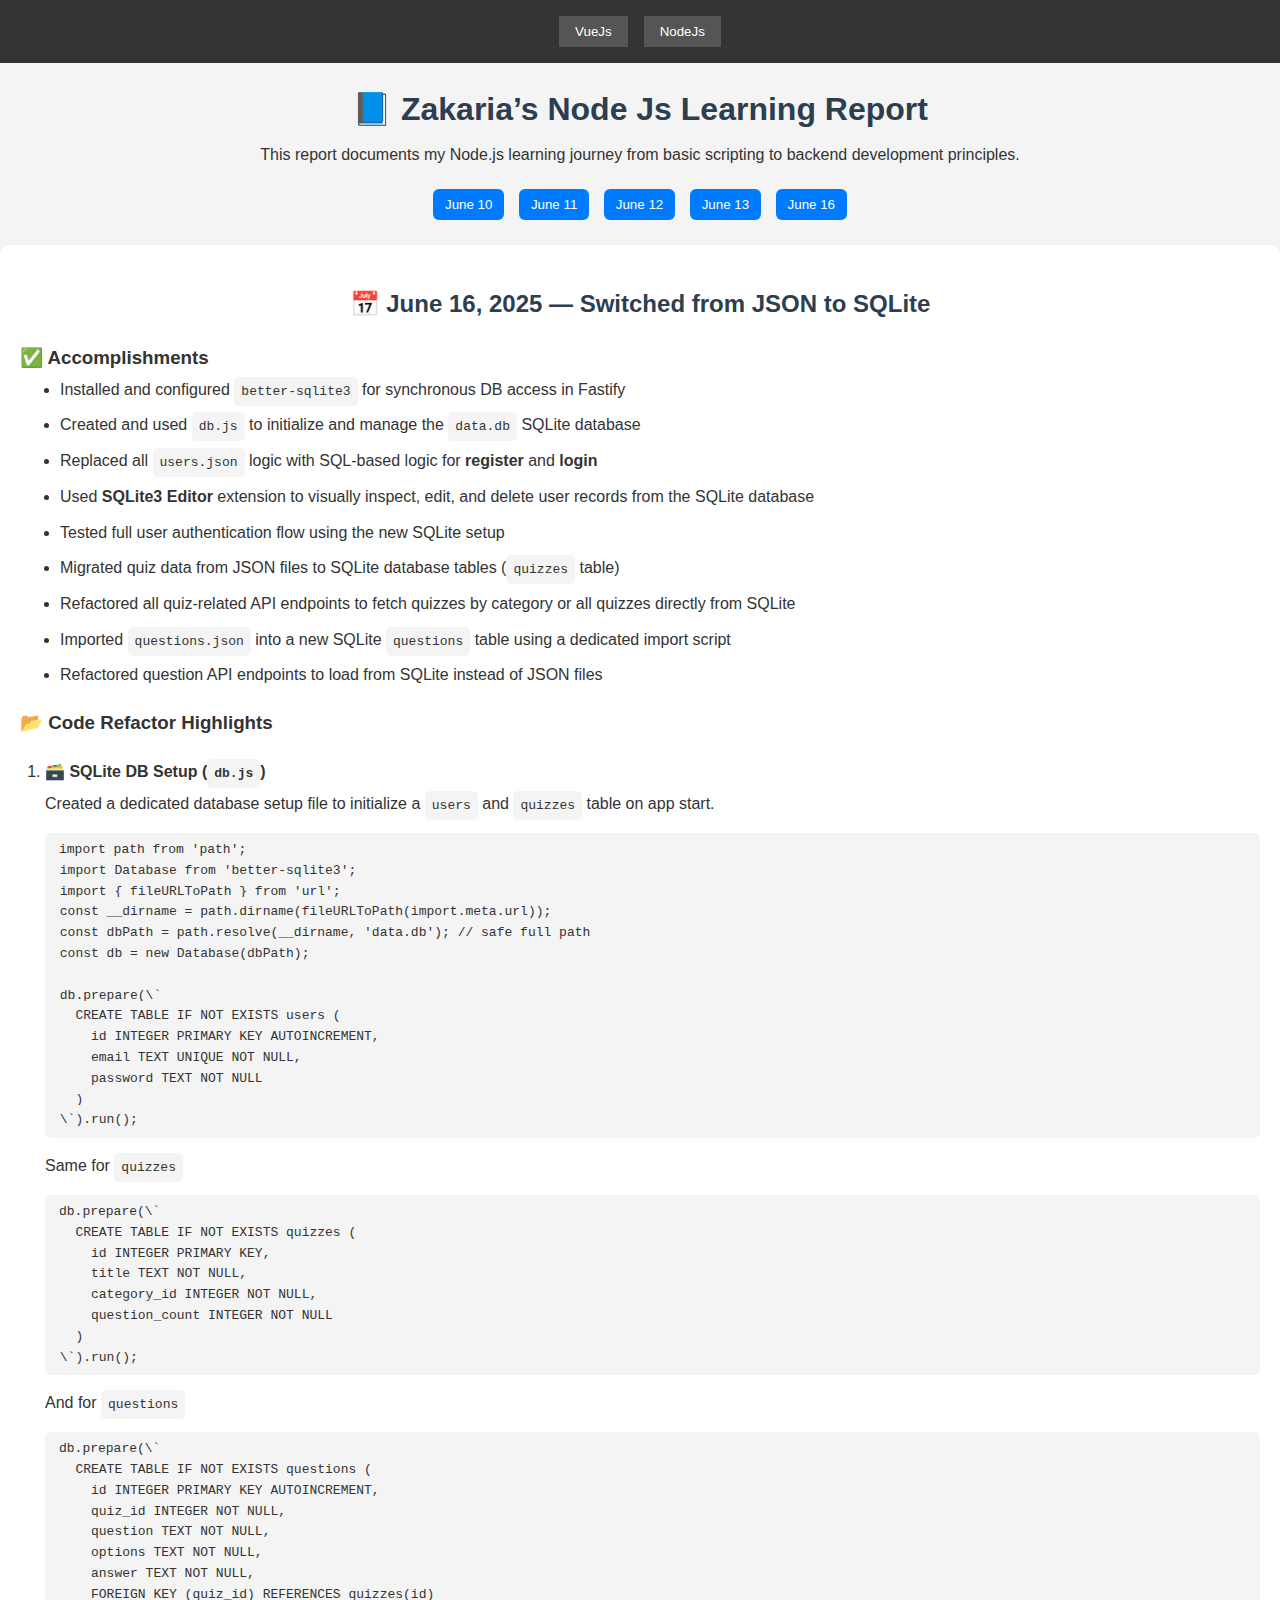
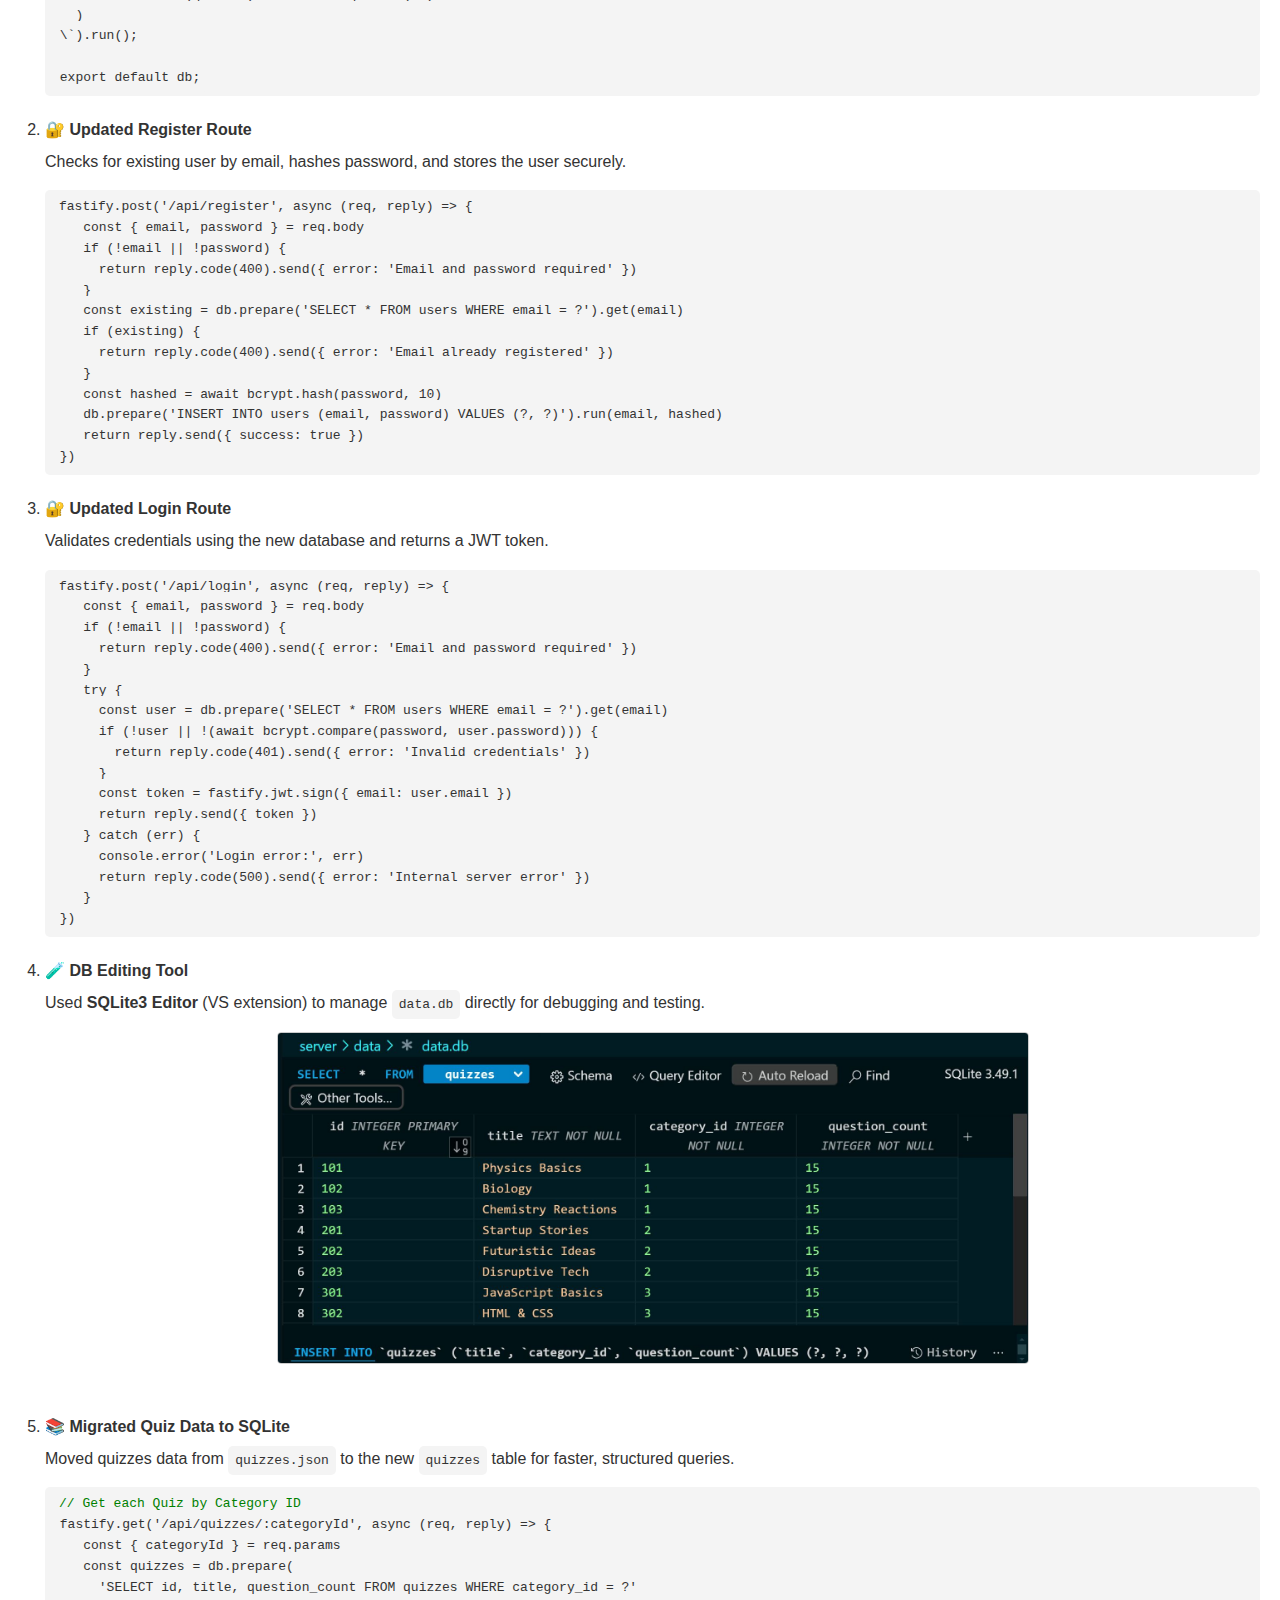
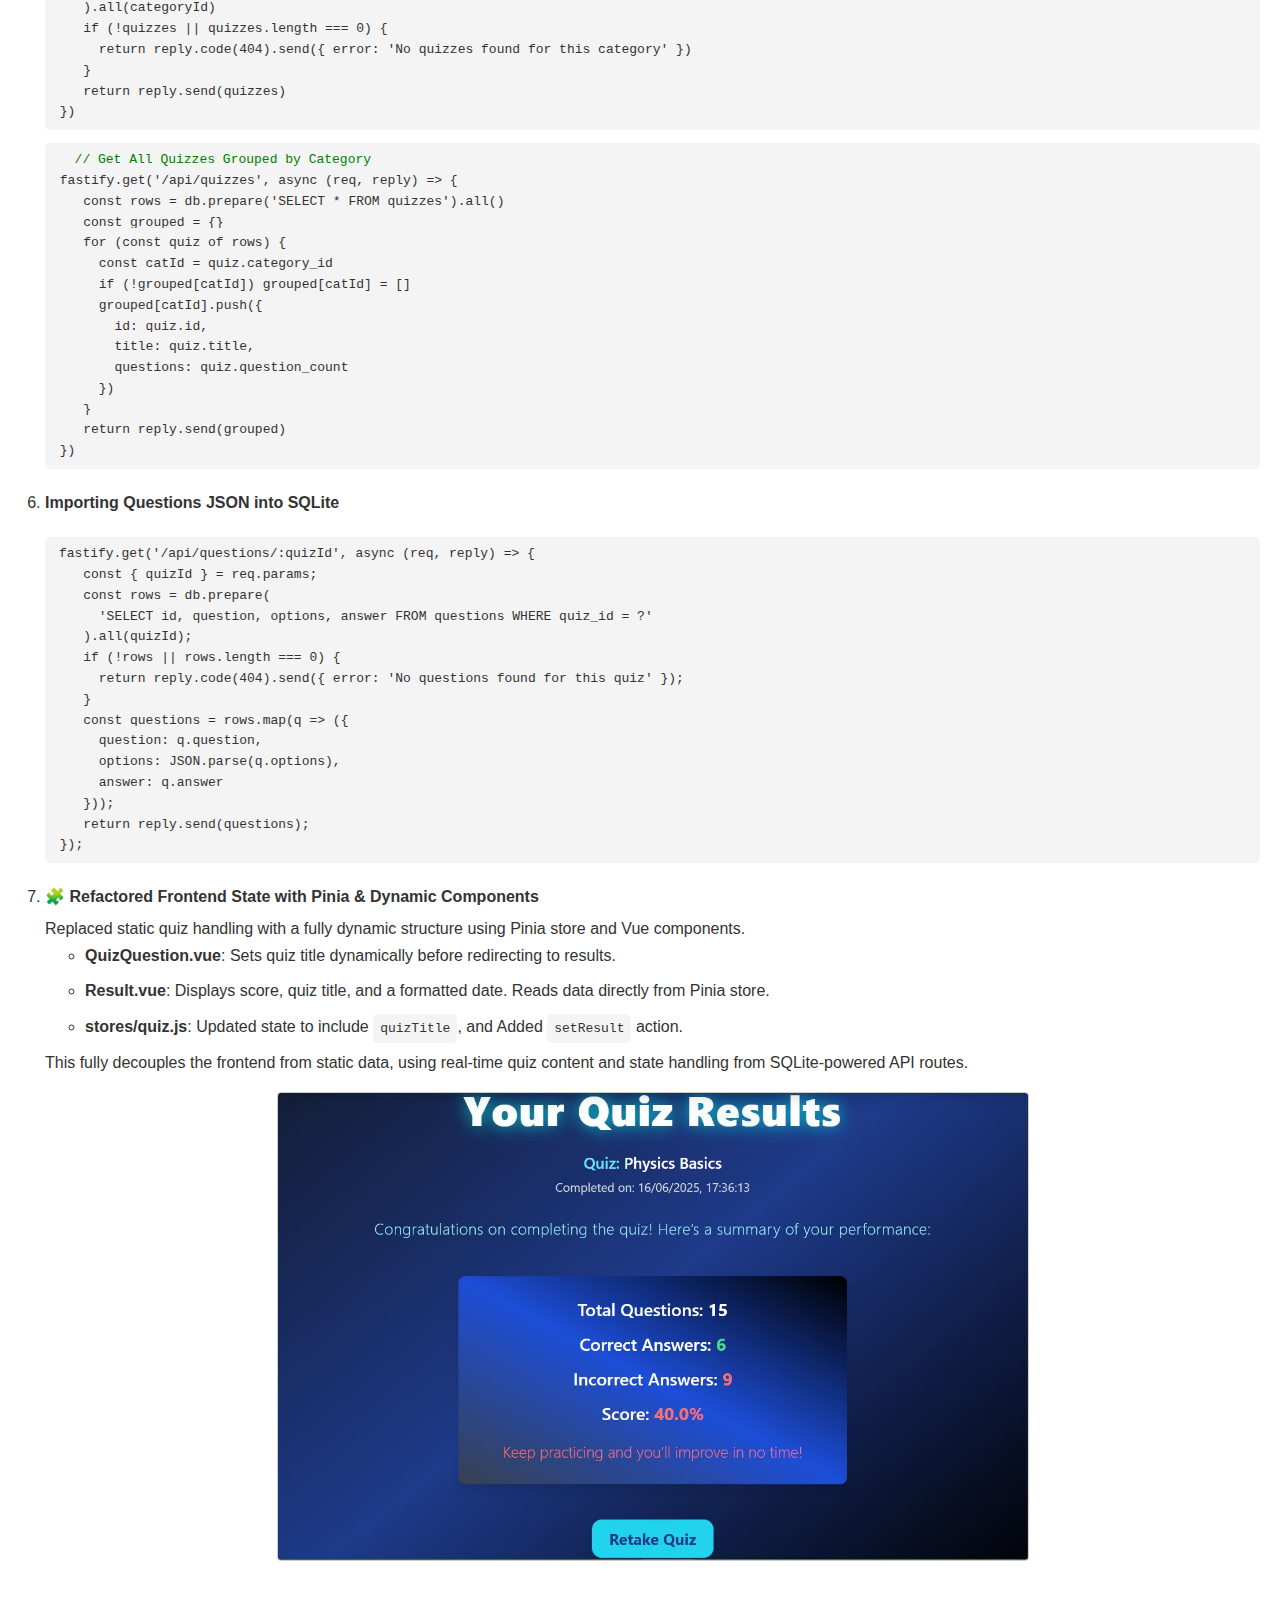
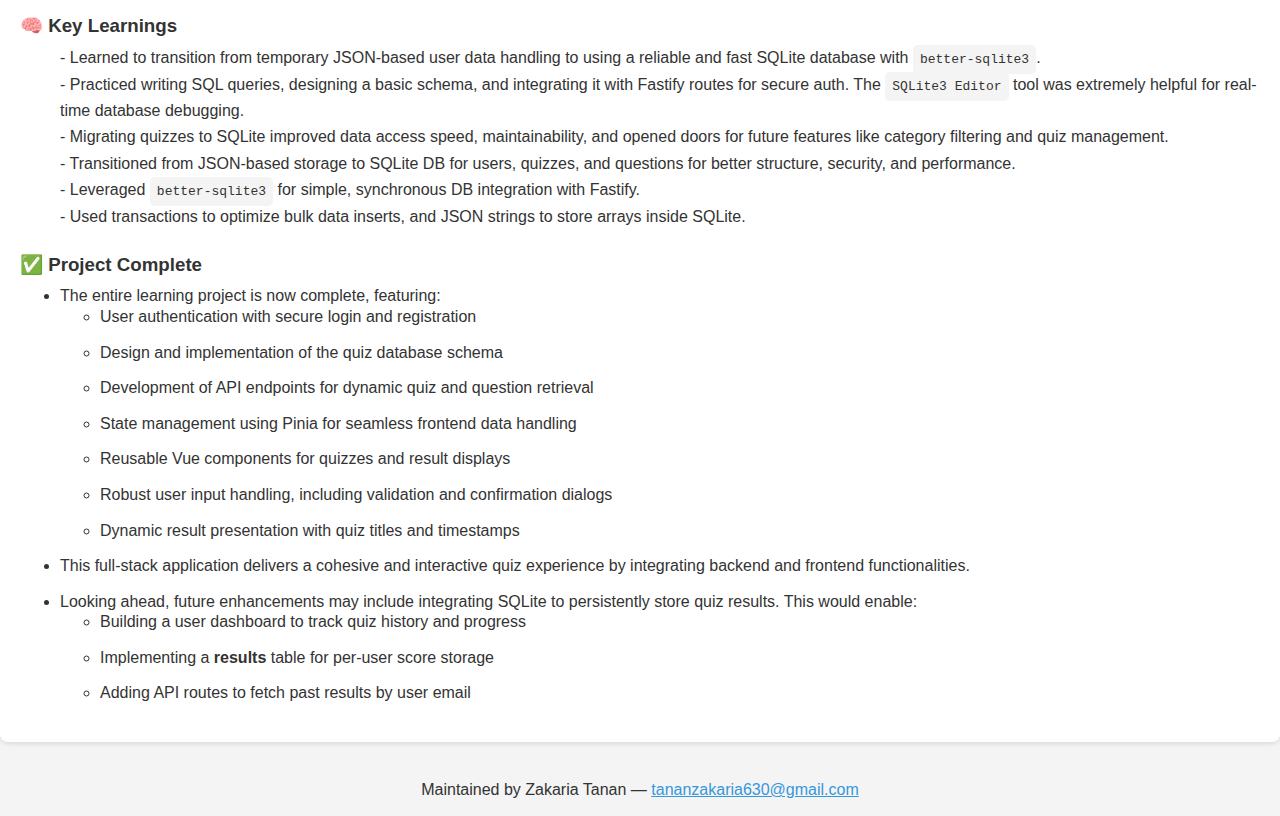
<file: index.html>
<!DOCTYPE html>
<html lang="en">

<head>
  <meta charset="UTF-8" />
  <meta name="viewport" content="width=device-width, initial-scale=1.0" />
  <title>NodeJS Progress</title>
  <link rel="stylesheet" href="style.css">
</head>

<body>
  <div class="header">
    <button onclick="location.href='vuejs.html'">VueJs</button>
    <button onclick="location.href='index.html'">NodeJs</button>
  </div>

  <h1>📘 Zakaria’s Node Js Learning Report</h1>
  <p style="text-align: center;">This report documents my Node.js learning journey from basic scripting to backend
    development principles.</p>

  <div class="tabs">
    <button onclick="showLog('log10')">June 10</button>
    <button onclick="showLog('log11')">June 11</button>
    <button onclick="showLog('log12')">June 12</button>
    <button onclick="showLog('log13')">June 13</button>
    <button onclick="showLog('log16')">June 16</button>
    <!-- Add more buttons for other dates if needed -->
  </div>

  <!-- June 10 log -->
  <div class="section" id="log10">
    <h2>📅 June 10, 2025 — Node.js Environment & Modules</h2>

    <h3>✅ Accomplishments</h3>
    <ul>
      <li>Node.js was already installed on my machine because Vue CLI depends on it.<br>
        I verified the installation using the terminal:<br>
        <code>node -v</code> → <strong>v22.16.0</strong><br>
        <code>npm -v</code> → <strong>10.9.2</strong><br>
        Environment is ready for backend development.
      </li>
      <li>Created a working folder: <code>node-first-day</code> and opened it in VS Code.</li>
      <li>Ran first script using <code>node hello.js</code> — printed "Hello from Node.js!".</li>
      <li>Practiced understanding Node.js event loop with <code>setTimeout</code> example.</li>
      <li>Created and used a CommonJS module using <code>require()</code> to import <code>math.js</code>.</li>
      <li>Used the built-in <code>fs</code> module to create a file called <code>note.txt</code>.</li>
      <li>Used the built-in <code>path</code> module to get the full absolute path of a file.</li>
    </ul>

    <h3>📂 Practice Folder Setup</h3>
    <pre><code>mkdir node-first-day
cd node-first-day
code .
</code></pre>
    <ol style="padding-left: 25px;">
      <h4>📄 First Script</h4>
      <p>This shows the terminal output of my very first Node.js script, <code>hello.js</code>, which prints "Hello from
        Node.js!" to confirm the runtime is working.</p>
      <img src="img/10-juin---1.jpg" alt="hello.js terminal output" width="100%">

      <h4>🔁 Event Loop Example</h4>
      <p>This example demonstrates how the Node.js event loop works. The output proves that asynchronous code like
        <code>setTimeout</code> is executed after synchronous code.
      </p>
      <img src="img/10-juin---2.jpg" alt="eventLoop.js terminal output" width="100%">

      <h4>📦 CommonJS Module Example</h4>
      <p>I created a <code>math.js</code> file that exports basic operations. Then I imported it using
        <code>require()</code> in another script. This shows how CommonJS modules work in Node.js.
      </p>
      <img src="img/10-juin---3.jpg" alt="CommonJS math.js + main.js terminal output" width="100%">

      <h4>📂 File System Module (fs)</h4>
      <p>I used the built-in <code>fs</code> module to write a file called <code>note.txt</code>. This output shows that
        the file was successfully created with the desired content.</p>
      <img src="img/10-juin---4.jpg" alt="fs module output - note.txt created" width="100%">

      <h4>🧭 Path Module Example</h4>
      <p>This image shows the use of the <code>path</code> module to construct and display the absolute path of a file,
        helping with dynamic file handling in Node.js.</p>
      <img src="img/10-juin---5.jpg" alt="Path module output - absolute path" width="100%">
    </ol>
    <h3>🧠 Key Learnings</h3>
    <p>
      I now understand how Node.js runs JavaScript code outside the browser using its own runtime.
      The event loop helped me realize how asynchronous operations are handled.
      I also practiced modular code using CommonJS syntax and saw how built-in modules like <code>fs</code> and
      <code>path</code> can interact with the system directly.
    </p>
  </div>

  <!-- June 11 log -->
  <div class="section" id="log11" style="display: none;">
    <h2>📅 June 11, 2025 — HTTP Server and Routing (Node.js Core)</h2>

    <h3>✅ Accomplishments</h3>
    <ul>
      <li>Created a basic HTTP server using Node’s built-in <code>http</code> module.</li>
      <li>Served a static HTML file (<code>index.html</code>) from a <code>public</code> folder using <code>fs</code>.
      </li>
      <li>Handled basic routing for <code>/</code>, <code>/home</code>, and <code>/api</code> endpoints.</li>
      <li>Sent a JSON response with user data at <code>/api</code> route using
        <code>res.end(JSON.stringify(...))</code>.
      </li>
      <li>Tested 404 responses when an unknown route is visited.</li>
      <li>Organized the project folder: separated HTML, logic, and made it easy to scale later with Fastify.</li>
    </ul>

    <h3>📂 Practice Folder Setup</h3>
    <pre><code>mkdir node-second-day
 cd node-second-day
 code .

 mkdir public, routes, controllers
 touch server.js, routes/mainRoutes.js, controllers/mainController.js, public/index.html
    
    <span style="color: blue;">D:&lt;node-second-day&gt;</span>
    │   server.js
    │
    ├───<span style="color: blue;">controllers</span>
    │       mainController.js
    │
    ├───<span style="color: blue;">public</span>
    │       index.html
    │
    └───<span style="color: blue;">routes</span>
            mainRoutes.js

</code></pre>

    <ol style="padding-left: 25px;">
      <li>
        <h4>🌐 HTTP Server Terminal</h4>
        <p>Terminal showing server running on <code>localhost:3000</code> using <code>http.createServer()</code>.</p>
        <img src="img/11-juin---1.jpg" alt="HTTP server terminal output" width="100%">
      </li>
      <li>
        <h4>📄 index.html Served</h4>
        <p>Node.js served this simple HTML file using the <code>fs</code> module.</p>
        <img src="img/11-juin---2.jpg" alt="Index page from public folder served" width="100%">
      </li>
      <li>
        <h4>📦 JSON Response at /api</h4>
        <p>This shows the browser displaying the JSON response from <code>/api</code>.</p>
        <img src="img/11-juin---3.jpg" alt="JSON API response in browser" width="100%">
      </li>
      <li>
        <h4>❌ 404 Route Handling</h4>
        <p>Visiting an unknown route returns a custom plain text 404 response.</p>
        <img src="img/11-juin---4.jpg" alt="404 error output in browser" width="100%">
      </li>
    </ol>

    <h3>🧠 Key Learnings</h3>
    <p>
      I now understand how Node.js can create a server from scratch using the <code>http</code> module.
      I practiced routing logic and learned how to serve both HTML content and JSON responses.
      This is the foundation for building REST APIs and serving data to the Vue frontend.
    </p>

    <h3>🔜 What’s Next (Day 3 Preview)</h3>
    <p>
      Tomorrow we will upgrade to <strong>Fastify</strong> to simplify server code, handle middleware, and support
      POST requests,
      preparing for user login and registration features.
    </p>
  </div>


  <!-- June 12 log -->
  <div class="section" id="log12" style="display: none;">
    <h2>📅 June 12, 2025 — Fastify Setup, Routes, and POST Handling</h2>

    <h3>✅ Accomplishments</h3>
    <ul>
      <li>Installed Fastify using <code>npm install fastify</code>.</li>
      <li>Created a Fastify server in <code>server.js</code> with a basic route <code>/</code> that returns a welcome
        message.</li>
      <li>Added a new route <code>/about</code> that returns a JSON object.</li>
      <li>Handled a <code>POST</code> request at <code>/login</code> route with Fastify body parsing enabled.</li>
      <li>Tested API endpoints using browser for GET and PowerShell Invoke-RestMethod for POST requests.</li>
      <li>Restructured project folders for clarity (added <code>routes</code> and <code>controllers</code> directories).
      </li>
    </ul>

    <h3>📂 Practice Folder Setup</h3>
    <pre><code>mkdir node-third-day
 cd node-third-day
 npm init -y
 npm install fastify

 mkdir routes controllers
 touch server.js routes/mainRoutes.js controllers/mainController.js

 <span style="color: blue;">D:&lt;node-third-day&gt;</span>
    │   server.js
    │
    ├───<span style="color: blue;">controllers</span>
    │       mainController.js
    │
    └───<span style="color: blue;">routes</span>
            mainRoutes.js
</code></pre>

    <ol style="padding-left: 25px;">
      <li>
        <h4>⚙️ Fastify Server Running</h4>
        <p>The terminal shows the Fastify server running on <code>http://localhost:3000</code>.</p>
        <pre><code>const fastify = require('fastify')({
   logger: {
     transport: {
       target: 'pino-pretty',
       options: { translateTime: 'SYS:standard', ignore: 'pid,hostname' }
     }
   }
 });
 const mainRoutes = require('./routes/mainRoutes');
 fastify.register(mainRoutes);
 fastify.listen({ port: 3000 }, (err, address) => {
   if (err) { fastify.log.error(err); process.exit(1); }
   console.log(`\n🚀 Server is running on ${address}\n`);
 });
</code></pre>
        <img src="img/12-juin---1.jpg" alt="Fastify server running output" width="100%">
      </li>
      <li>
        <h4>📄 Basic GET Route</h4>
        <p>This screenshot shows the <code>/</code> route returning a welcome message using Fastify.</p>
        <pre><code>exports.home = async (request, reply) => {
   reply.send({ message: 'Welcome to Zakaria\'s Fastify server!' });
 };
</code></pre>
        <img src="img/12-juin---2.jpg" alt="GET / route response" width="100%">
      </li>
      <li>
        <h4>🧾 JSON Response from /about</h4>
        <p>The <code>/about</code> route returns a JSON object as expected.</p>
        <pre><code>exports.about = async (request, reply) => {
   reply.send({
     name: 'Zakaria Tanan',
     learning: 'Node.js & Fastify',
     date: 'June 12, 2025'
   });
 };
</code></pre>
        <img src="img/12-juin---3.jpg" alt="GET /about route JSON response" width="100%">
      </li>
      <li>
        <h4>📥 GET/POST Request</h4>
        <p>Tested the <code>/login</code> route with user credentials.</p>
        <img src="img/12-juin---4.jpg" alt="POST /login with JSON body in Postman" width="100%">
        <pre><code>exports.login = async (request, reply) => {
   const { username, password } = request.body;
   if (username === 'zakaria' && password === 'secret') {
     reply.send({ status: 'success', message: 'Login successful!' });
   } else {
     reply.code(401).send({ status: 'fail', message: 'Invalid credentials' });
   }
 };
</code></pre>
        <img src="img/12-juin---5.jpg" alt="POST /login with JSON body in Postman" width="100%">
        <img src="img/12-juin---6.jpg" alt="POST /login with JSON body in Postman" width="100%">
      </li>
    </ol>

    <h3>🧠 Key Learnings</h3>
    <p>
      Today I learned how to use Fastify as a modern alternative to the native <code>http</code> module. It provides an
      easier syntax, built-in body parsing, and cleaner routing. Fastify helped me structure my server code better and
      prepare for more advanced backend features like middleware and authentication.
    </p>

    <h3>🔜 What’s Next (Day 4 Preview)</h3>
    <p>
      Tomorrow, I will begin transforming my <strong>Vue-only quiz app</strong> — which I built fully on the frontend
      using just Vue.js — into a <strong>secure, professional full-stack web app</strong> by:
    </p>
    <ul>
      <li><strong>Vue = Frontend Only</strong><br>
        I already built all quiz pages, logic, and design using Vue, including:
        <ul>
          <li>User interface</li>
          <li>Quiz questions and answers</li>
          <li>Navigation between components</li>
          <li>Score calculations</li>
        </ul>
      </li>
    </ul>

    <ul>
      <li><strong>Fastify + Node.js = Backend</strong><br>
        Now I’ll start adding a real backend using Fastify to handle:
        <ul>
          <li><strong>Authentication (Login/Register)</strong><br>
            - Accept user inputs<br>
            - Hash passwords using <code>bcrypt</code><br>
            - Issue JWT tokens on login<br>
            - Store and validate sessions securely
          </li>
          <li><strong>Routing & APIs</strong><br>
            - Dynamic routes like <code>/api/quiz/:id</code><br>
            - <code>POST /api/submit/:quizId</code> for answers<br>
            - Use <code>fastify-cors</code>, <code>fastify-formbody</code>, <code>fastify-jwt</code>, etc.
          </li>
          <li><strong>Database Setup (SQLite)</strong><br>
            - <code>users</code> table for auth<br>
            - <code>quizzes</code>, <code>questions</code>, <code>answers</code>, <code>scores</code> tables<br>
            - SQLite for lightweight, easy-to-manage dev database
          </li>
        </ul>
      </li>
    </ul>
  </div>


  <!-- June 13 log -->
  <div class="section" id="log13" style="display: none;">
    <h2>📅 June 13, 2025 — Fastify Auth Backend & Vue Frontend Integration</h2>

    <h3>✅ Accomplishments</h3>
    <ul>
      <li>Moved the <code>data/</code> folder (users.json, questions.json, quizzes.json) from <code>src/</code> to
        <code>server/</code>
      </li>
      <li>Created a Fastify backend from scratch with the following features:
        <ul>
          <li><code>@fastify/cors</code> — enabled CORS for frontend communication and support</li>
          <li><code>@fastify/formbody</code> — handled form submissions and allowed parsing of form-encoded bodies</li>
          <li><code>@fastify/jwt</code> — used to sign, verify login tokens and handle JSON Web Tokens</li>
          <li><code>bcrypt</code> — securely hashed passwords during registration and compared passwords securely</li>
          <li>Read and wrote user data to <code>server/data/users.json</code> as a lightweight backend DB</li>
        </ul>
      </li>
      <li>Implemented backend routes:
        <ul>
          <li><code>/api/register</code> — registration endpoint hashes and saves new users</li>
          <li><code>/api/login</code> — login endpoint verifies credentials and issues JWT tokens</li>
          <li><code>/api/quizzes/:categoryId</code> — quizzes per category</li>
          <li><code>/api/questions/:quizId</code> — questions per quiz</li>
          <li><code>/api/quizzes</code> — all quizzes</li>
        </ul>
      </li>
      <li>Built Vue 3 frontend features:
        <ul>
          <li>Registration page with animated form and fetch request to backend</li>
          <li>Login page that sends POST requests with credentials, stores JWT token and email in
            <code>localStorage</code>, and dispatches a <code>user-logged-in</code> event
          </li>
          <li>Updated <code>QuizStart</code> component to fetch quizzes from backend instead of local file</li>
          <li>Refactored <code>QuizQuestions</code> to fetch questions dynamically, fetch all quizzes to display titles,
            and handle loading/error states</li>
        </ul>
      </li>
      <li>Tested full flow: Register → Login → Fetch quizzes → Take quiz → See results</li>
    </ul>

    <h3>📂 Project Progress</h3>
    <ol style="padding-left: 25px;">
      <li>
        <h4>🧪 Running Frontend & Backend Together</h4>
        <p>Configured <code>package.json</code> scripts to run both Vue frontend and Fastify backend in parallel using
          <code>concurrently</code>.
        </p>
        <pre><code>"scripts": {
  "dev": "vite",
  "backend": "nodemon ./server/server.js",
  "start": "concurrently \"npm run dev\" \"npm run backend\"",
  "build": "vite build",
  "preview": "vite preview"
}</code></pre>
        <img src="img/13-juin---1.jpg" alt="Terminal output showing both servers running" width="100%">
      </li>

      <li>
        <h4>🔌 Fastify Plugins Setup</h4>
        <p>Installed and integrated core Fastify plugins for CORS, form parsing, and JWT authentication.</p>
        <pre><code>import Fastify from 'fastify'
 import cors from '@fastify/cors'
 import formbody from '@fastify/formbody'
 import jwt from '@fastify/jwt'
 import bcrypt from 'bcrypt'
-------------------------------------------------------
 const fastify = Fastify()
 await fastify.register(cors, { origin: true })
 await fastify.register(formbody)
 await fastify.register(jwt, { secret: 'supersecret' })
</code></pre>
      </li>

      <li>
        <h4>🔐 Authentication Backend</h4>
        <p>Implemented registration and login routes with secure password hashing and JWT issuance.</p>
        <pre><code>fastify.post('/api/register', async (req, reply) => {
    const { email, password } = req.body
    const users = await loadUsers()
    if (users.find(user => user.email === email)) {
      return reply.code(400).send({ error: 'Email already registered' })
    }
    const hashed = await bcrypt.hash(password, 10)
    users.push({ email, password: hashed })
    await saveUsers(users)
    return reply.send({ success: true })
 })
</code></pre>
        <img src="img/13-juin---2.jpg" alt="Registration route test screenshot" width="100%">
        <pre><code>fastify.post('/api/login', async (req, reply) => {
    const { email, password } = req.body
    const users = await loadUsers()
    const user = users.find(u => u.email.toLowerCase() === email.toLowerCase())
    if (!user) { return reply.code(401).send({ error: 'Invalid credentials' }) }
    const isValid = await bcrypt.compare(password, user.password)
    if (!isValid) { return reply.code(401).send({ error: 'Invalid credentials' }) }
    const token = fastify.jwt.sign({ email: user.email })
    return reply.send({ token })
 })
</code></pre>
      </li>

      <li>
        <h4>🌐 API Routes for Quizzes & Questions</h4>
        <p>Added API routes to serve quizzes by category, questions by quiz, and all quizzes.</p>
        <pre><code>fastify.get('/api/quizzes/:categoryId', async (req, reply) => {
    const { categoryId } = req.params
    const quizzes = quizzesData[categoryId]
    if (!quizzes) {
      return reply.code(404).send({ error: 'No quizzes found for this category' })
    }
    return reply.send(quizzes)
 })
</code></pre>
        <pre><code>fastify.get('/api/questions/:quizId', async (req, reply) => {
    const { quizId } = req.params;
    const questionsData = await loadQuestions();
    const questions = questionsData[quizId];
    if (!questions) {
      return reply.code(404).send({ error: 'No questions found for this quiz' });
    }
    return reply.send(questions);
 });
</code></pre>
        <pre><code>async function loadQuestions() {
    const data = await fs.readFile(path.join(__dirname, 'data/questions.json'), 'utf-8');
    return JSON.parse(data);
 }

 fastify.get('/api/quizzes', async (req, reply) => {
    return reply.send(quizzesData);
 });
</code></pre>
      </li>

      <li>
        <h4>✅ Full Flow Testing</h4>
        <p>Tested complete user journey: register, login, fetch quizzes, take quiz, and view results.</p>
      </li>
    </ol>

    <h3>🧠 Key Learnings</h3>
    <p>
      I learned how to handle form submissions securely using Fastify, hash and store passwords with bcrypt, and issue
      tokens using JWT.
      I also practiced connecting a Vue 3 frontend to a Fastify backend using fetch, and managing login sessions via
      localStorage.
    </p>
    <p>
      Additionally, I implemented dynamic quiz and question fetching using Fastify and JSON data files. I learned how to
      structure API endpoints that return filtered data, how to replace hardcoded frontend logic with real API calls,
      and how to manage quiz flow with dynamic Vue routing and state. This brought the project much closer to a
      real-world architecture.
    </p>

    <h3>🔜 What’s Next (Day 5 Preview)</h3>
    <p>
      Since I’ve been using <code>.json</code> files for all my data so far, next time I plan to begin the transition to
      a proper database setup with SQLite. Here’s what’s next:
    </p>
    <ul>
      <li>⚙️ Install and configure <code>better-sqlite3</code> package</li>
      <li>🗃️ Set up SQLite for persistent data storage</li>
      <li>📁 Create database schema with the following tables:
        <ul>
          <li><code>users</code> — for storing emails and hashed passwords</li>
          <li><code>quizzes</code>, <code>questions</code>, <code>answers</code>, and <code>scores</code></li>
        </ul>
      </li>
      <li>🔄 Refactor <code>/register</code> and <code>/login</code> to use SQLite instead of JSON</li>
      <li>🔐 Add token-based protection to quiz-related routes (e.g., using middleware)</li>
      <li>🛠️ Improve frontend UX and handle fetch errors more gracefully</li>
      <li>📡 Dynamically fetch quizzes and questions from the database</li>
    </ul>
  </div>

  <!-- June 16 log -->
  <div class="section" id="log16" style="display: none;">
    <h2>📅 June 16, 2025 — Switched from JSON to SQLite</h2>

    <h3>✅ Accomplishments</h3>
    <ul>
      <li>Installed and configured <code>better-sqlite3</code> for synchronous DB access in Fastify</li>
      <li>Created and used <code>db.js</code> to initialize and manage the <code>data.db</code> SQLite database</li>
      <li>Replaced all <code>users.json</code> logic with SQL-based logic for <strong>register</strong> and
        <strong>login</strong>
      </li>
      <li>Used <strong>SQLite3 Editor</strong> extension to visually inspect, edit, and delete user records from the
        SQLite database</li>
      <li>Tested full user authentication flow using the new SQLite setup</li>
      <li>Migrated quiz data from JSON files to SQLite database tables (<code>quizzes</code> table)</li>
      <li>Refactored all quiz-related API endpoints to fetch quizzes by category or all quizzes directly from SQLite
      </li>
      <li>Imported <code>questions.json</code> into a new SQLite <code>questions</code> table using a dedicated import
        script</li>
      <li>Refactored question API endpoints to load from SQLite instead of JSON files</li>
    </ul>

    <h3>📂 Code Refactor Highlights</h3>
    <ol style="padding-left: 25px;">
      <li>
        <h4>🗃️ SQLite DB Setup (<code>db.js</code>)</h4>
        <p>Created a dedicated database setup file to initialize a <code>users</code> and <code>quizzes</code> table on
          app start.</p>
        <pre><code>import path from 'path';
 import Database from 'better-sqlite3';
 import { fileURLToPath } from 'url';
 const __dirname = path.dirname(fileURLToPath(import.meta.url));
 const dbPath = path.resolve(__dirname, 'data.db'); // safe full path
 const db = new Database(dbPath);

 db.prepare(\`
   CREATE TABLE IF NOT EXISTS users (
     id INTEGER PRIMARY KEY AUTOINCREMENT,
     email TEXT UNIQUE NOT NULL,
     password TEXT NOT NULL
   )
 \`).run();
</code></pre>

        <p style="margin-top: 15px;">Same for <code>quizzes</code></p>
        <pre><code>db.prepare(\`
   CREATE TABLE IF NOT EXISTS quizzes (
     id INTEGER PRIMARY KEY,
     title TEXT NOT NULL,
     category_id INTEGER NOT NULL,
     question_count INTEGER NOT NULL
   )
 \`).run();
</code></pre>

        <p style="margin-top: 15px;">And for <code>questions</code></p>
        <pre><code>db.prepare(\`
   CREATE TABLE IF NOT EXISTS questions (
     id INTEGER PRIMARY KEY AUTOINCREMENT,
     quiz_id INTEGER NOT NULL,
     question TEXT NOT NULL,
     options TEXT NOT NULL,
     answer TEXT NOT NULL,
     FOREIGN KEY (quiz_id) REFERENCES quizzes(id)
   )
 \`).run();
 
 export default db;
</code></pre>
      </li>

      <li>
        <h4>🔐 Updated Register Route</h4>
        <p>Checks for existing user by email, hashes password, and stores the user securely.</p>
        <pre><code>fastify.post('/api/register', async (req, reply) => {
    const { email, password } = req.body
    if (!email || !password) {
      return reply.code(400).send({ error: 'Email and password required' })
    }
    const existing = db.prepare('SELECT * FROM users WHERE email = ?').get(email)
    if (existing) {
      return reply.code(400).send({ error: 'Email already registered' })
    }
    const hashed = await bcrypt.hash(password, 10)
    db.prepare('INSERT INTO users (email, password) VALUES (?, ?)').run(email, hashed)
    return reply.send({ success: true })
 })</code></pre>
      </li>

      <li>
        <h4>🔐 Updated Login Route</h4>
        <p>Validates credentials using the new database and returns a JWT token.</p>
        <pre><code>fastify.post('/api/login', async (req, reply) => {
    const { email, password } = req.body
    if (!email || !password) {
      return reply.code(400).send({ error: 'Email and password required' })
    }
    try {
      const user = db.prepare('SELECT * FROM users WHERE email = ?').get(email)
      if (!user || !(await bcrypt.compare(password, user.password))) {
        return reply.code(401).send({ error: 'Invalid credentials' })
      }
      const token = fastify.jwt.sign({ email: user.email })
      return reply.send({ token })
    } catch (err) {
      console.error('Login error:', err)
      return reply.code(500).send({ error: 'Internal server error' })
    }
 })</code></pre>
      </li>

      <li>
        <h4>🧪 DB Editing Tool</h4>
        <p>Used <strong>SQLite3 Editor</strong> (VS extension) to manage <code>data.db</code> directly for
          debugging and testing.</p>
        <img src="img/16-juin---1.jpg" alt="SQLite3 Editor screenshot" width="100%">
      </li>

      <li>
        <h4>📚 Migrated Quiz Data to SQLite</h4>
        <p>Moved quizzes data from <code>quizzes.json</code> to the new <code>quizzes</code> table for faster,
          structured queries.</p>
        <pre><code><span style="color: green;">// Get each Quiz by Category ID</span>
 fastify.get('/api/quizzes/:categoryId', async (req, reply) => {
    const { categoryId } = req.params
    const quizzes = db.prepare(
      'SELECT id, title, question_count FROM quizzes WHERE category_id = ?'
    ).all(categoryId)
    if (!quizzes || quizzes.length === 0) {
      return reply.code(404).send({ error: 'No quizzes found for this category' })
    }
    return reply.send(quizzes)
 })</code></pre>
        <pre><code><span style="color: green;">  // Get All Quizzes Grouped by Category</span>
 fastify.get('/api/quizzes', async (req, reply) => {
    const rows = db.prepare('SELECT * FROM quizzes').all()
    const grouped = {}
    for (const quiz of rows) {
      const catId = quiz.category_id
      if (!grouped[catId]) grouped[catId] = []
      grouped[catId].push({
        id: quiz.id,
        title: quiz.title,
        questions: quiz.question_count
      })
    }
    return reply.send(grouped)
 })</code></pre>
      </li>

      <li>
        <h4>Importing Questions JSON into SQLite</h4>
        <pre><code>fastify.get('/api/questions/:quizId', async (req, reply) => {
    const { quizId } = req.params;
    const rows = db.prepare(
      'SELECT id, question, options, answer FROM questions WHERE quiz_id = ?'
    ).all(quizId);
    if (!rows || rows.length === 0) {
      return reply.code(404).send({ error: 'No questions found for this quiz' });
    }
    const questions = rows.map(q => ({
      question: q.question,
      options: JSON.parse(q.options),
      answer: q.answer
    }));
    return reply.send(questions);
 });</code></pre>
      </li>

      <li>
        <h4>🧩 Refactored Frontend State with Pinia & Dynamic Components</h4>
        <p>Replaced static quiz handling with a fully dynamic structure using Pinia store and Vue components.</p>
        <ul>
          <li><strong>QuizQuestion.vue</strong>: Sets quiz title
            dynamically before redirecting to results.</li>
          <li><strong>Result.vue</strong>: Displays score, quiz title, and a formatted date. Reads data directly from
            Pinia store.</li>
          <li><strong>stores/quiz.js</strong>: Updated state to include <code>quizTitle</code>, and Added
            <code>setResult</code> action.
          </li>
        </ul>
        <br>
        <p>This fully decouples the frontend from static data, using real-time quiz content and state handling from
          SQLite-powered API routes.</p>
        <img src="img/16-juin---2.jpg" alt="Result.vue component" width="100%">
      </li>
    </ol>



    <h3>🧠 Key Learnings</h3>
    <ul>
      <p>
        - Learned to transition from temporary JSON-based user data handling to using a reliable and fast SQLite
        database
        with <code>better-sqlite3</code>.
      </p>
      <p>
        - Practiced writing SQL queries, designing a basic schema, and integrating it with Fastify routes for secure
        auth.
        The <code>SQLite3 Editor</code> tool was extremely helpful for real-time database debugging.
      </p>
      <p>
        - Migrating quizzes to SQLite improved data access speed, maintainability, and opened doors for future features
        like
        category filtering and quiz management.
      </p>
      <p>- Transitioned from JSON-based storage to SQLite DB for users, quizzes, and questions for better structure,
        security, and performance.</p>
      <p>- Leveraged <code>better-sqlite3</code> for simple, synchronous DB integration with Fastify.</p>
      <p>- Used transactions to optimize bulk data inserts, and JSON strings to store arrays inside SQLite.</p>
    </ul>

    <h3>✅ Project Complete</h3>
    <ul>
      <li>
        The entire learning project is now complete, featuring:
        <ul>
          <li>User authentication with secure login and registration</li>
          <li>Design and implementation of the quiz database schema</li>
          <li>Development of API endpoints for dynamic quiz and question retrieval</li>
          <li>State management using Pinia for seamless frontend data handling</li>
          <li>Reusable Vue components for quizzes and result displays</li>
          <li>Robust user input handling, including validation and confirmation dialogs</li>
          <li>Dynamic result presentation with quiz titles and timestamps</li>
        </ul>
      </li>
      <li> This full-stack application delivers a cohesive and interactive quiz experience by integrating backend and
        frontend functionalities.
      </li>
      <li>
        Looking ahead, future enhancements may include integrating SQLite to persistently store quiz results. This would
        enable:
        <ul>
          <li>Building a user dashboard to track quiz history and progress</li>
          <li>Implementing a <strong>results</strong> table for per-user score storage</li>
          <li>Adding API routes to fetch past results by user email</li>
        </ul>
      </li>
    </ul>


  </div>


  <footer>
    <p>Maintained by Zakaria Tanan — <a href="mailto:tananzakaria630@gmail.com">tananzakaria630@gmail.com</a></p>
  </footer>


  <script>
    function showLog(id) {
      document.querySelectorAll('.section').forEach(s => s.style.display = 'none');
      document.getElementById(id).style.display = 'block';
    }

    // Show June 10 log by default
    window.onload = () => showLog('log16');
  </script>
</body>

</html>
</file>
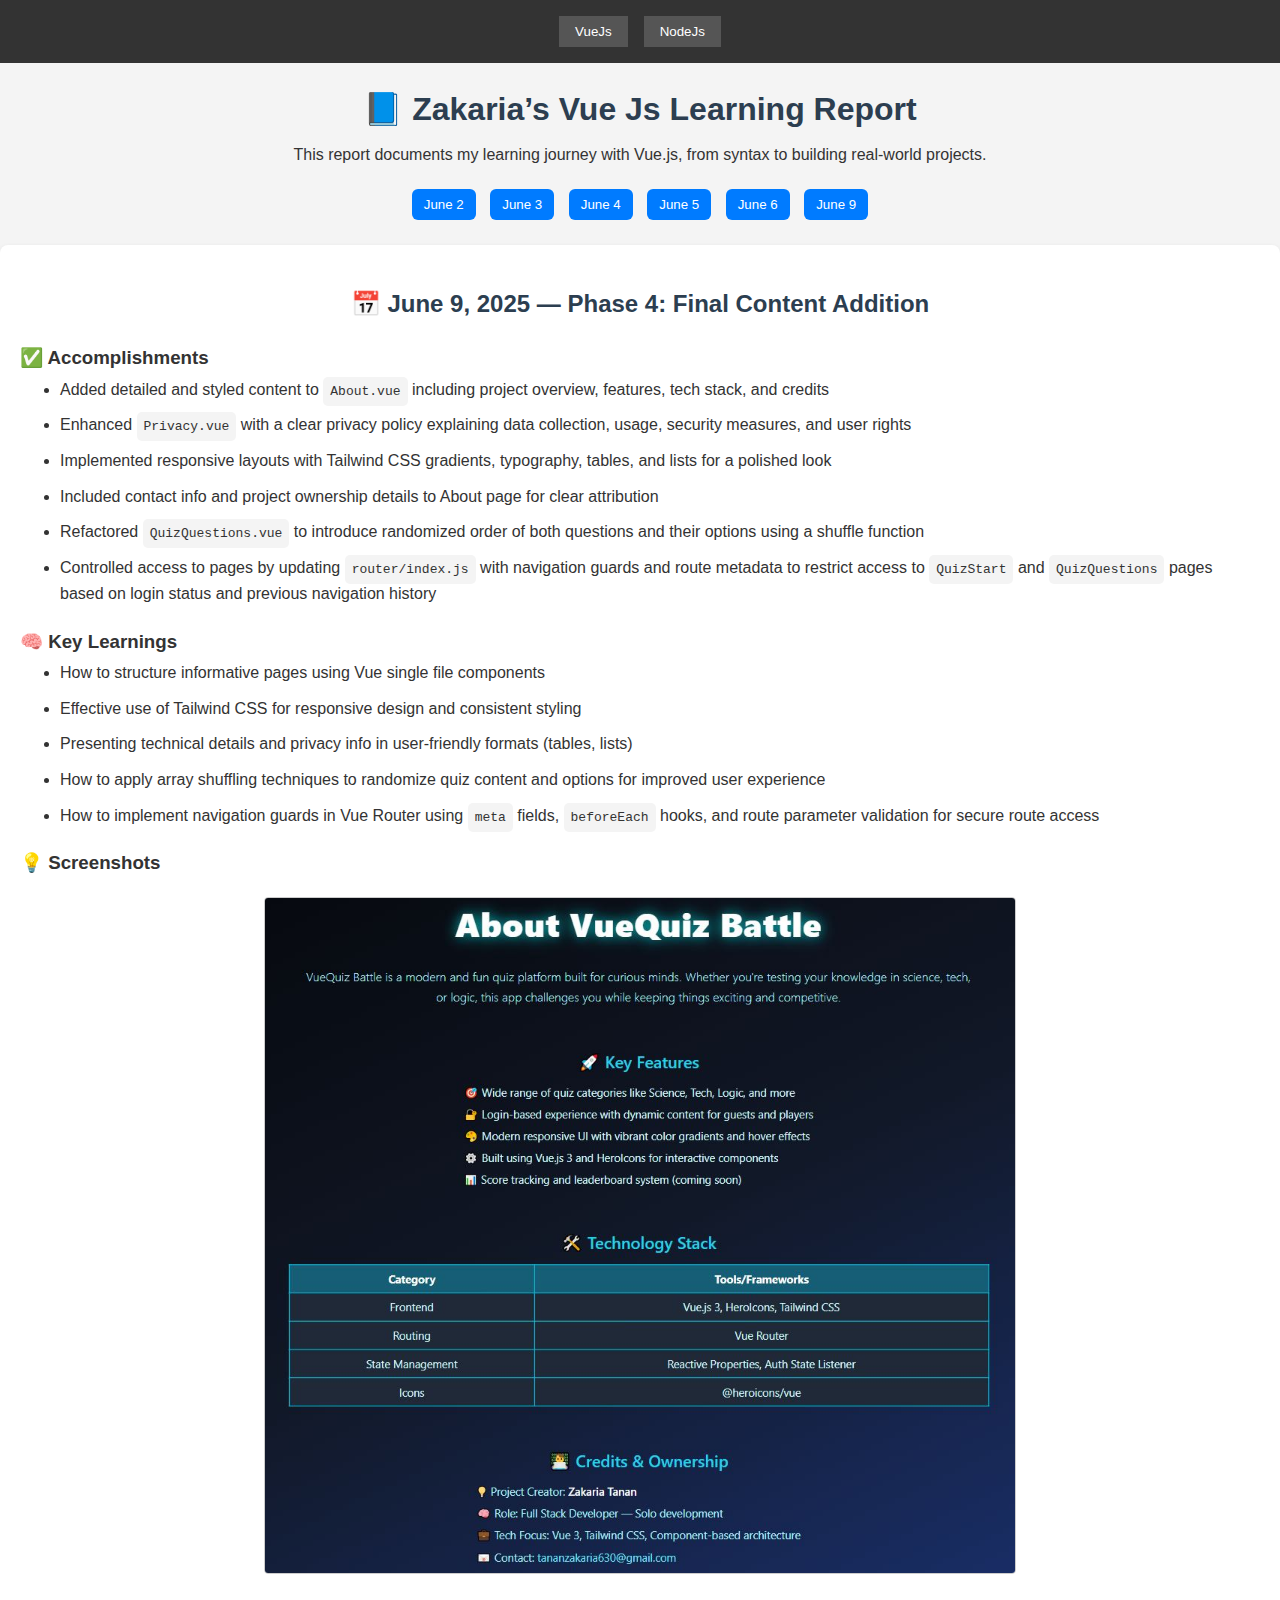
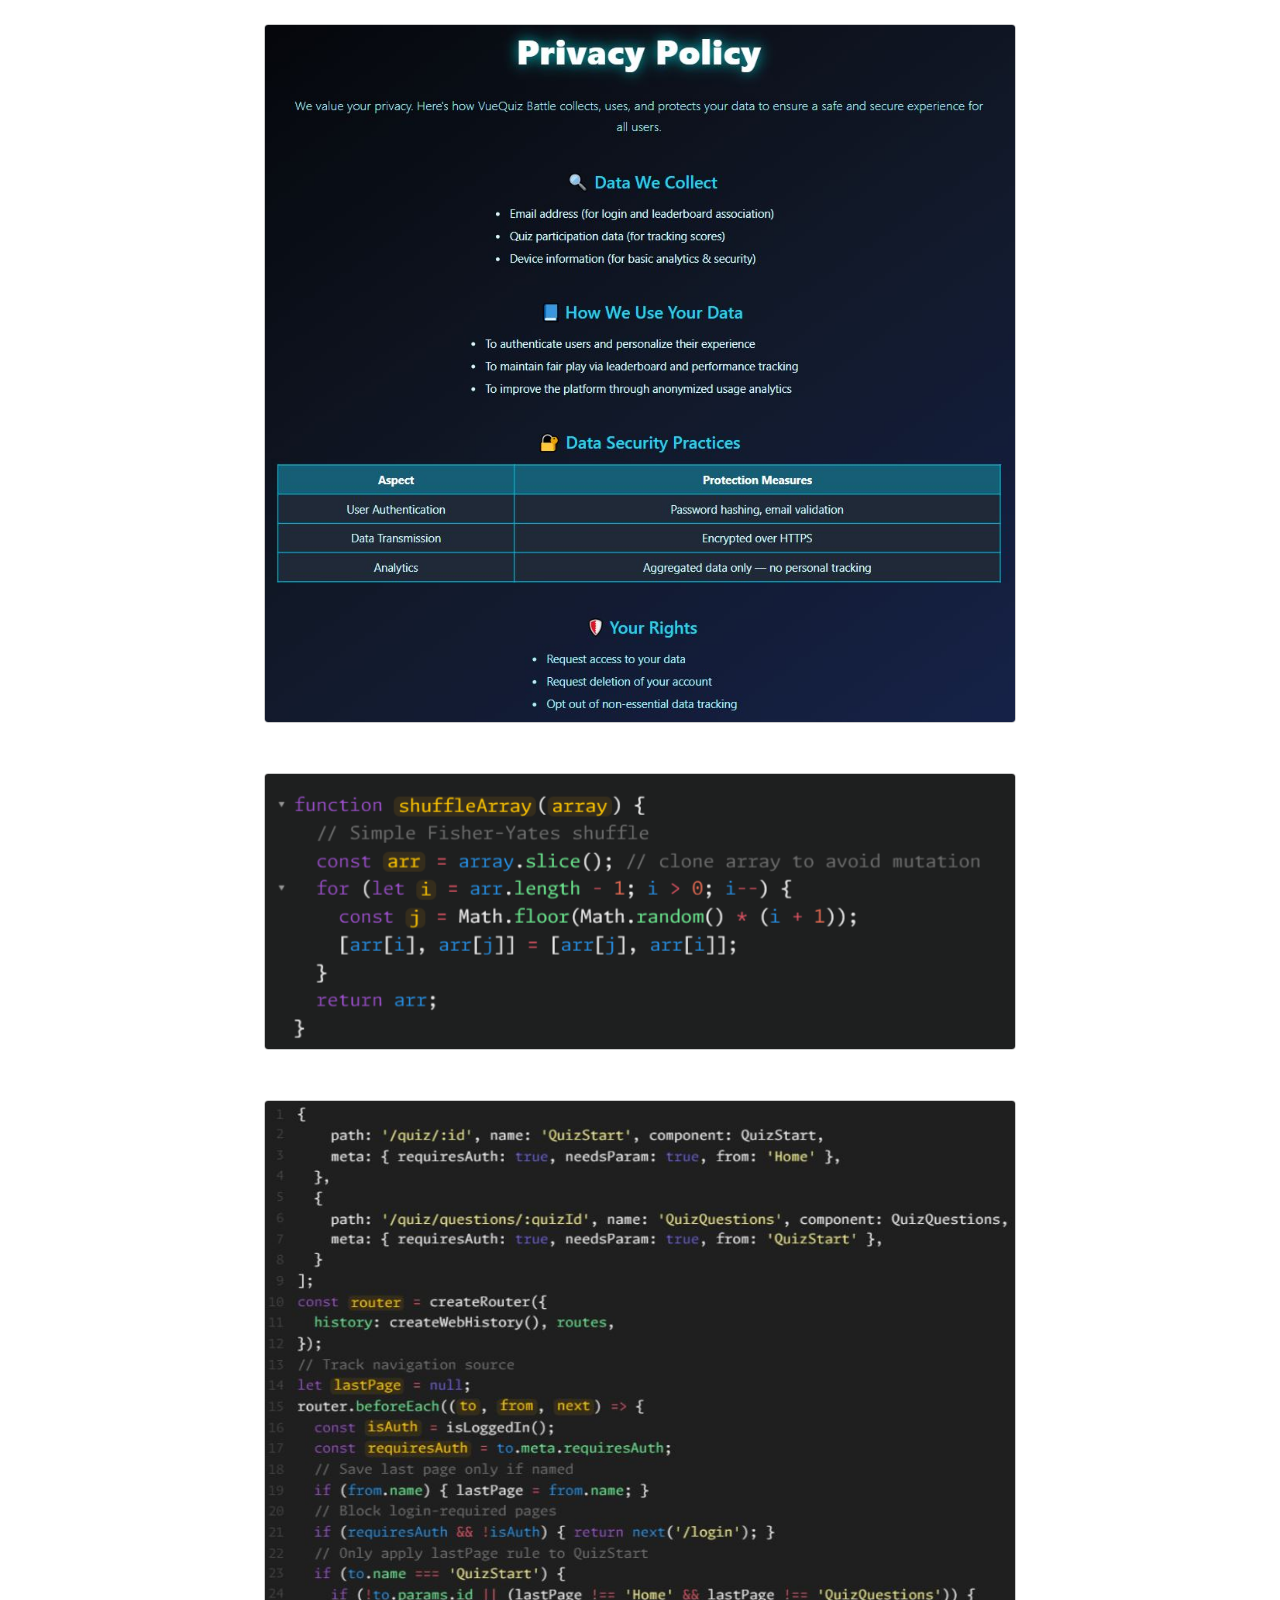
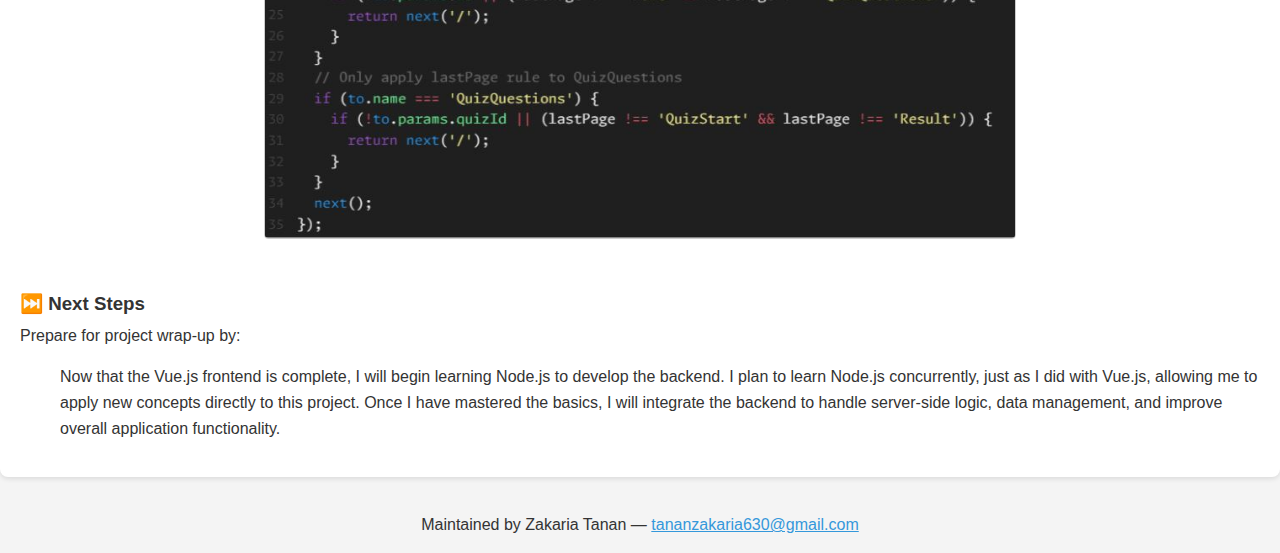
<file: vuejs.html>
<!DOCTYPE html>
<html lang="en">

<head>
  <meta charset="UTF-8" />
  <meta name="viewport" content="width=device-width, initial-scale=1.0" />
  <title>Zakaria's Vue Learning Report</title>
  <link rel="stylesheet" href="style.css">
</head>

<body>
  <div class="header">
        <button onclick="location.href='vuejs.html'">VueJs</button>
        <button onclick="location.href='index.html'">NodeJs</button>
    </div>

  <h1>📘 Zakaria’s Vue Js Learning Report</h1>
  <p style="text-align: center;">This report documents my learning journey with Vue.js, from syntax to building
    real-world projects.</p>


  <div class="tabs">
    <button onclick="showLog('log2')">June 2</button>
    <button onclick="showLog('log3')">June 3</button>
    <button onclick="showLog('log4')">June 4</button>
    <button onclick="showLog('log5')">June 5</button>
    <button onclick="showLog('log6')">June 6</button>
    <button onclick="showLog('log9')">June 9</button>
    <!-- Add more buttons as needed -->
  </div>


  <!-- June 2 log -->
  <div class="section" id="log2">
    <h2>📅 June 2, 2025 — Discovering Vue.js & First Component</h2>

    <h3>✅ Accomplishments</h3>
    <ul>
      <li>Read the official Vue.js introduction to understand the basics (reactivity, components, data binding, etc.)
      </li>
      <li>Installed the development environment with Vite + Vue 3</li>
      <li>Created a first component in <code>App.vue</code> containing a dynamic message and a button</li>
      <li>Implemented a function to reverse the displayed name using Vue reactivity</li>
    </ul>

    <h3>💡 Component Screenshot</h3>
    <img src="img/2-juin---1.jpg" alt="First Vue.js component - name reversal" />

    <h3>📁 Deliverable</h3>
    <ul>
      <li>Designed a summary-style page explaining what I learned, with a button to generate a PDF using:</li>
      <code>html2canvas</code> + <code>jsPDF</code>
      <li>PDF includes a signature (name + image) dynamically generated without altering the page view</li>
      <li><a href="https://drive.google.com/file/d/1YrAExmf2jyQ1qlj59YLB5HqllnoZIK6h/view?usp=sharing"
          target="_blank">📎 View Generated PDF</a></li>
    </ul>

    <h3>💡 Page Screenshot</h3>
    <img src="img/2-juin---2.jpg" alt="PDF generation summary page" />

    <h3>🧠 Key Learnings</h3>
    <p>
      Vue.js is very fluid to use. I found it interesting to see how data is automatically bound to the view (data
      binding).
      <br>For now, coding "by hand" feels more intuitive, but I expect this will change with practice and as I explore
      more advanced features.
    </p>

    <h3>💬 Email Sent to Mr. Rachid</h3>
    <blockquote style="background:#f4f4f4;padding:10px;border-left:4px solid #ccc;">
      Bonjour Mr. Rachid,<br><br>
      Merci encore pour ton message de bienvenue 👋<br><br>
      J’ai bien suivi les étapes proposées pour cette première journée et je te fais un retour rapide sur ce que j’ai
      réalisé...
      <br><br>
      <em>Zakaria</em>
    </blockquote>
  </div>



  <!-- June 3 log -->
  <div class="section" id="log3">
    <h2>📅 June 3, 2025 — Phase 1: Page Setup in Vue</h2>

    <h3>✅ Accomplishments</h3>
    <ul>
      <li>Created a new Vue project using Vite</li>
      <li>Installed Vue Router</li>
      <li>Created 4 basic pages: Home, Login, QuizStart, Result</li>
      <li>Updated <code>App.vue</code> with router navigation</li>
    </ul>

    <h3>🧠 Key Learnings</h3>
    <ul>
      <li>How <code>&lt;router-view&gt;</code> renders active page components</li>
      <li>How <code>&lt;router-link&gt;</code> is used instead of anchor tags</li>
      <li>Each page is a separate <code>.vue</code> component</li>
    </ul>

    <h3>🧪 Code Sample from App.vue</h3>
    <pre><code>&lt;template&gt;
  &lt;div&gt;
    &lt;nav&gt;
      &lt;router-link to="/"&gt;Home&lt;/router-link&gt; |
      &lt;router-link to="/login"&gt;Login&lt;/router-link&gt; |
      &lt;router-link to="/quiz"&gt;Quiz&lt;/router-link&gt; |
      &lt;router-link to="/result"&gt;Result&lt;/router-link&gt;
    &lt;/nav&gt;
    &lt;router-view /&gt;
  &lt;/div&gt;
&lt;/template&gt;
</code></pre>

    <h3>🧭 Code Sample from router/index.js</h3>
    <pre><code>import { createRouter, createWebHistory } from 'vue-router';
import Home from '../pages/Home.vue';
import About from '../pages/About.vue';
import Login from '../pages/Login.vue';
import QuizStart from '../pages/QuizStart.vue';
import Result from '../pages/Result.vue';

const routes = [
  { path: '/', name: 'Home', component: Home },
  { path: '/about', name: 'About', component: About },
  { path: '/login', name: 'Login', component: Login },
  { path: '/quiz', name: 'QuizStart', component: QuizStart },
  { path: '/result', name: 'Result', component: Result }
];

const router = createRouter({
  history: createWebHistory(),
  routes
});

export default router;
</code></pre>

    <h3>💡 Screenshot</h3>
    <img src="img/3-juin---1.jpg" alt="Navigation demo in Vue" />

    <h3>⏭️ Next Steps</h3>
    <p>Start building the content and functionality for each page:</p>
    <ul>
      <li><code>Login.vue</code> — create login form and handle authentication logic</li>
      <li><code>Home.vue</code> — design the homepage layout</li>
      <li><code>QuizStart.vue</code> — implement quiz start UI and logic</li>
      <li><code>Result.vue</code> — display quiz results and feedback</li>
    </ul>

  </div>


  <!-- June 4 log -->
  <div class="section" id="log4">
    <h2>📅 June 4, 2025 — Phase 2: Enhancing VueQuiz Battle with Login & Results</h2>

    <h3>✅ Accomplishments</h3>
    <ul>
      <li>Developed a dynamic Home page displaying 8 quiz categories with sleek icons and Tailwind styling</li>
      <li>Implemented Login page with email/password authentication against static JSON user data</li>
      <li>Created Quiz Start page to introduce the challenge before beginning the quiz</li>
      <li>Built Results page showing total questions, correct answers, and percentage score</li>
      <li>Configured Vue Router for smooth navigation between pages</li>
      <li>Added localStorage-based session handling for simple user state management</li>
    </ul>

    <p><em>Note: The current implementation is mainly structural—there is no real quiz data, user data, or quizzes yet.
        Everything shown is a prototype or mockup of how things will look and work. The actual quiz content, real
        authentication, and dynamic data will be added in upcoming development steps.</em></p>

    <h3>🧠 Key Learnings</h3>
    <ul>
      <li>How to use Vue Router for multiple page navigation in a SPA</li>
      <li>How to validate user input and authenticate against local data in Vue</li>
      <li>Managing user session state with localStorage</li>
      <li>Using Heroicons and Tailwind CSS for responsive, visually appealing UI components</li>
    </ul>

    <h3>🧪 Code Sample — Login Validation</h3>
    <pre><code>import users from "@/src/data/users.json";

export default {
  data() {
    return {
      email: "",
      password: "",
    };
  },
  methods: {
    handleLogin() {
      const foundUser = users.find(
        (user) =&gt;
          user.email.toLowerCase() === this.email.trim().toLowerCase() &amp;&amp;
          user.password === this.password
      );

      if (foundUser) {
        localStorage.setItem("user", foundUser.email);
        alert(`Welcome, ${foundUser.username}! You are now logged in.`);
        this.email = "";
        this.password = "";
        this.$router.push("/quiz");
      } else {
        alert("Invalid email or password.");
      }
    },
  },
};
</code></pre>

    <h3>💡 Screenshots</h3>
    <img src="img/4-juin---1.jpg" alt="Home page with quiz categories" />
    <img src="img/4-juin---2.jpg" alt="Login page" />
    <img src="img/4-juin---3.jpg" alt="Quiz start page" />
    <img src="img/4-juin---4.jpg" alt="Results page" />

    <h3>⏭️ Next Steps</h3>
    <p>Plan to add backend authentication, dynamic quiz questions, and real-time scoring.</p>
    <ol>
      <li>Load quiz data from <code>quizzes.json</code></li>
      <li>Show available quizzes by category</li>
      <li>Display a quiz (questions, multiple choice answers)</li>
      <li>Add a timer (<code>Timer.vue</code> component)</li>
    </ol>
  </div>

  <!-- June 5 log -->
  <div class="section" id="log5">
    <h2>📅 June 5, 2025 — Phase 2: Dynamic Quizzes & Questions, Live Login State</h2>
    <h3>✅ Accomplishments</h3>
    <ul>
      <li>Created <code>quizzes.json</code> with 3 quizzes per category and integrated it into
        <code>QuizStart.vue</code> to show relevant quizzes dynamically based on selected category ID
      </li>
      <li>Added <code>questions.json</code> with 15 questions per quiz, displayed dynamically in a new
        <code>QuizQuestion.vue</code> component
      </li>
      <li>Connected quiz selection to question loading by passing quiz ID through Vue Router</li>
      <li>Implemented <strong>auth.js</strong> utility module to manage login state and logout functionality</li>
      <li>Used <code>listenLoginState()</code> with window events to update login status live across all components
        without refreshing the page</li>
      <li>Conditionally showed or hid UI elements based on the login state stored in <code>localStorage</code></li>
    </ul>
    <h3>🧠 Key Learnings</h3>
    <ul>
      <li>How to use dynamic routing and route parameters to control quiz/question content</li>
      <li>How to structure and consume local JSON files as mock databases</li>
      <li>How to make Vue applications behave like true SPAs with reactive login/logout without page reloads</li>
      <li>How to centralize shared logic (like auth) for clean reusable code across components</li>
    </ul>
    <h3>🧪 Code Sample — auth.js Logic</h3>
    <pre><code>// src/utils/auth.js 
export function isLoggedIn() { 
  return !!localStorage.getItem("user"); 
}
export function logout(router) {
  localStorage.removeItem("user");
  router.push("/");
}

export function listenLoginState(callback) {
  const update = () => callback(isLoggedIn());
  window.addEventListener("storage", update);
  window.addEventListener("user-logged-in", update);
  return () => {
    window.removeEventListener("storage", update);
    window.removeEventListener("user-logged-in", update);
  };
}
</code></pre>

    <h3>💡 Screenshots</h3>
    <img src="img/5-juin---1.jpg" alt="Quiz list per category" />
    <img src="img/5-juin---2.jpg" alt="Questions loaded based on quiz ID" />
    <img src="img/5-juin---3.jpg" alt="Conditional display depending on login state" />
    <h3>⏭️ Next Steps</h3>
    <p>Continue improving interactivity, results calculation, and page access control:</p>
    <ol>
      <li>Allow users to select answers and submit quiz data (no backend — stored in-memory or in
        <code>localStorage</code>)
      </li>
      <li>Use submitted answers to calculate real-time results in <code>Result.vue</code></li>
      <li>Protect routes like <code>/quiz</code> and <code>/question</code> — prevent access without category/quiz ID
        and login</li>
      <li>Add a responsive <strong>footer</strong> and finalize styling tweaks</li>
    </ol>
  </div>

  <!-- June 6 log -->
  <div class="section" id="log6">
    <h2>📅 June 6, 2025 — Phase 3: Answer Submission & Result Computation</h2>

    <h3>✅ Accomplishments</h3>
    <ul>
      <li>Built an answer selection interface in <code>QuizQuestion.vue</code> that allows users to choose one answer
        per question</li>
      <li>Maintained user answers in component state and synchronized them with <code>localStorage</code> to ensure
        persistence across sessions</li>
      <li>Developed <code>Result.vue</code> to dynamically compute and present quiz results based on user input</li>
      <li>Added route guards to <code>/quiz</code> and <code>/question</code> routes to restrict access and ensure
        proper navigation flow</li>
      <li>Started crafting a responsive footer component featuring essential links and social media icons, including a
        privacy page link</li>
      <li>Added an empty header component placeholder, preparing for future content</li>
    </ul>

    <h3>🧠 Key Learnings</h3>
    <ul>
      <li>Managing form-like state within Vue components for real-time answer selection</li>
      <li>Leveraging <code>localStorage</code> to persist temporary data across page reloads and route changes</li>
      <li>Implementing Vue Router navigation guards and programmatic redirects to protect user flow</li>
      <li>Designing reusable and responsive layout components, demonstrated with the footer</li>
    </ul>

    <h3>🧪 Code Snippet — Pinia Store for Quiz Results</h3>
    <pre><code>// stores/quiz.js
import { defineStore } from 'pinia';

export const useQuizStore = defineStore('quiz', {
  state: () => ({
    result: {
      total: 0,
      answer: 0,
      score: 0,
    },
  }),
  actions: {
    setResult(total, answer, score) {
      this.result = { total, answer, score };
    },
  },
});
</code></pre>


    <h3>💡 Screenshots</h3>
    <img src="img/6-juin---1.jpg" alt="UI for selecting answers" />
    <img src="img/6-juin---2.jpg" alt="UI for selecting answers" />
    <img src="img/6-juin---3.jpg" alt="Calculated quiz results displayed" />
    <img src="img/6-juin---4.jpg" alt="Preview of responsive footer" />

    <h3>⏭️ Next Steps</h3>
    <p>Finalizing the project by focusing on:</p>
    <ol>
      <li>Adding meaningful content to the privacy and about pages pages</li>
      <li>Implementing strict access control and security for page navigation</li>
      <li>Reviewing and polishing styles to ensure consistent and responsive design</li>
    </ol>

  </div>


  <!-- June 9 log -->
  <div class="section" id="log9">
    <h2>📅 June 9, 2025 — Phase 4: Final Content Addition</h2>

    <h3>✅ Accomplishments</h3>
    <ul>
      <li>Added detailed and styled content to <code>About.vue</code> including project overview, features, tech stack,
        and credits</li>
      <li>Enhanced <code>Privacy.vue</code> with a clear privacy policy explaining data collection, usage, security
        measures, and user rights</li>
      <li>Implemented responsive layouts with Tailwind CSS gradients, typography, tables, and lists for a polished look
      </li>
      <li>Included contact info and project ownership details to About page for clear attribution</li>
      <li>Refactored <code>QuizQuestions.vue</code> to introduce randomized order of both questions and their options
        using a shuffle function</li>
      <li>Controlled access to pages by updating <code>router/index.js</code> with navigation guards and route metadata
        to restrict access to <code>QuizStart</code> and <code>QuizQuestions</code> pages based on login status and
        previous navigation history</li>
    </ul>

    <h3>🧠 Key Learnings</h3>
    <ul>
      <li>How to structure informative pages using Vue single file components</li>
      <li>Effective use of Tailwind CSS for responsive design and consistent styling</li>
      <li>Presenting technical details and privacy info in user-friendly formats (tables, lists)</li>
      <li>How to apply array shuffling techniques to randomize quiz content and options for improved user experience
      </li>
      <li>How to implement navigation guards in Vue Router using <code>meta</code> fields, <code>beforeEach</code>
        hooks, and route parameter validation for secure route access</li>
    </ul>

    <h3>💡 Screenshots</h3>
    <img src="img/9-juin---1.jpg" alt="About page content with features and tech stack" />
    <img src="img/9-juin---2.jpg" alt="Privacy policy page content and data security table" />
    <img src="img/9-juin---3.jpg" alt="snip code of shuffle function" />
    <img src="img/9-juin---4.jpg" alt="snip code of router/index.js to controll access to pages" />

    <h3>⏭️ Next Steps</h3>
    <p>Prepare for project wrap-up by:</p>
    <ol>
      Now that the Vue.js frontend is complete, I will begin learning Node.js to develop the backend. I plan to learn
      Node.js concurrently, just as I did with Vue.js, allowing me to apply new concepts directly to this project. Once
      I have mastered the basics, I will integrate the backend to handle server-side logic, data management, and improve
      overall application functionality.
    </ol>
  </div>



  <footer>
    <p>Maintained by Zakaria Tanan — <a href="mailto:tananzakaria630@gmail.com">tananzakaria630@gmail.com</a></p>
  </footer>

</body>

</html>

<script>
  function showLog(id) {
    document.querySelectorAll('.section').forEach(s => s.style.display = 'none');
    document.getElementById(id).style.display = 'block';
  }

  // Show June 2 log by default
  window.onload = () => showLog('log9');
</script>
</file>
<file: style.css>
body {
  font-family: Arial, sans-serif;
  line-height: 1.6;
  margin: 50px 10px;
  background-color: #f9f9f9;
  color: #333;
}

h1,
h2 {
  color: #2c3e50;
  text-align: center;
}

h3 {
  margin-top: 20px;
}

ul {
  margin-top: -15px;
}

li {
  margin-top: 10px;
}

p {
  margin-top: -15px;
}

.section {
  display: none;
  background: white;
  padding: 20px;
  margin-bottom: 30px;
  border-radius: 8px;
  box-shadow: 0 2px 5px rgba(0, 0, 0, 0.1);
}

img {
  width: 95%;
  max-width: 750px;
  border: 1px solid #ccc;
  border-radius: 4px;
  margin-top: 10px;
  margin-bottom: 50px;
  display: block;
  margin-left: auto;
  margin-right: auto;
}

code,
pre {
  background: #f4f4f4;
  padding: 7px;
  border-radius: 5px;
  overflow-x: auto;
  margin-left: auto;
  margin-right: auto;
}

pre {
    display: block;
}

a {
  color: #3498db;
}

footer {
  margin-top: 50px;
  text-align: center;
}

.tabs {
  text-align: center;
  padding-bottom: 20px;
}

.tabs button {
  margin: 5px;
  padding: 8px 12px;
  background: #007bff;
  color: white;
  border: none;
  border-radius: 6px;
  cursor: pointer;
}

.tabs button:hover {
  background: #0056b3;
}

body {
  font-family: Arial, sans-serif;
  background: #f4f4f4;
  margin: 0;
  padding: 0;
}

.header {
  background: #333;
  padding: 1rem;
  color: white;
  display: flex;
  justify-content: center;
  gap: 1rem;
}

.header button {
  padding: 0.5rem 1rem;
  background: #555;
  color: white;
  border: none;
  cursor: pointer;
}

.header button:hover {
  background: #777;
}

.container {
  max-width: 800px;
  margin: 2rem auto;
  background: white;
  padding: 2rem;
  border-radius: 8px;
}

h1,
h2 {
  text-align: center;
}

.entry {
  margin-bottom: 2rem;
}
</file>
